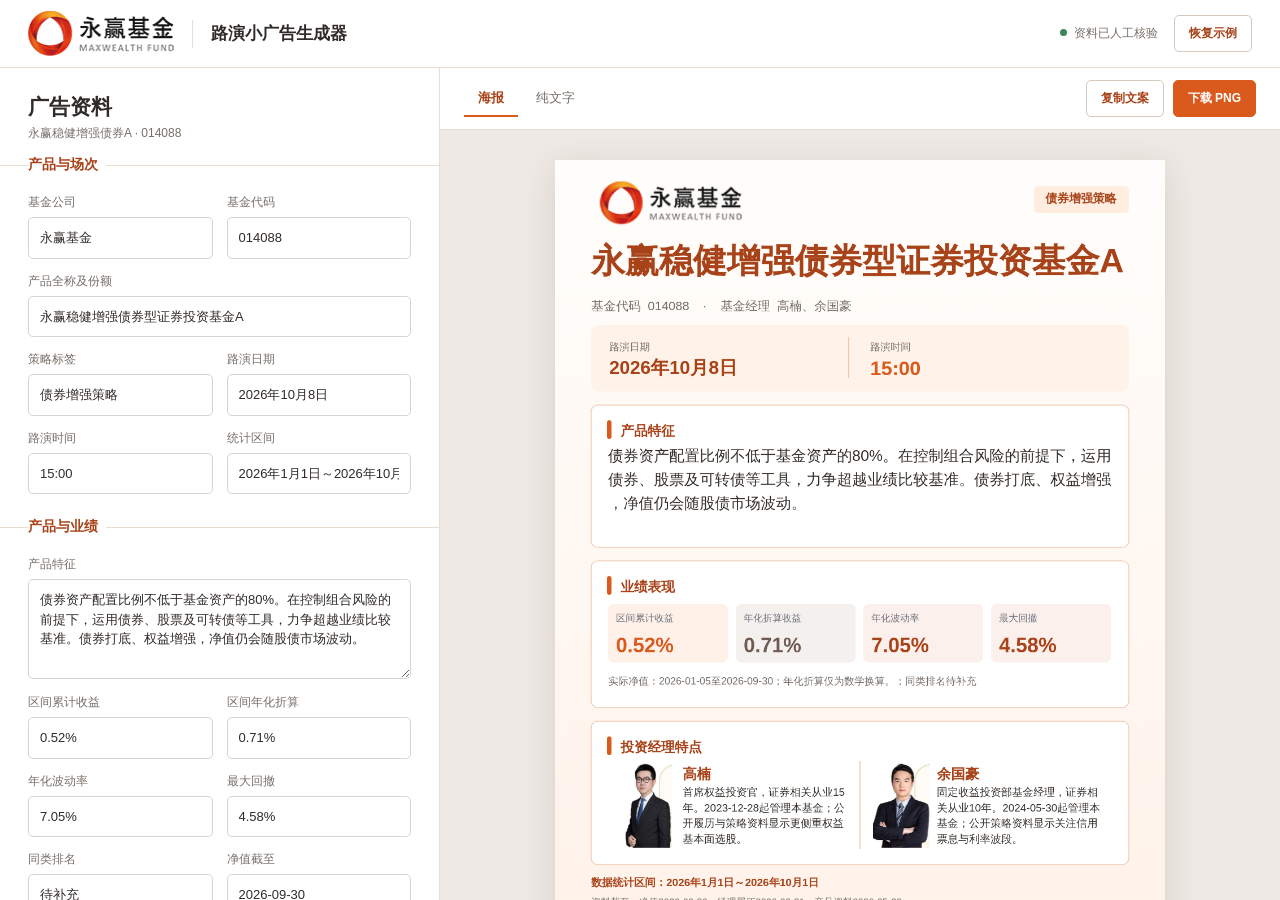
<file: index.html>
<!doctype html>
<html lang="zh-CN">
<head>
  <meta charset="utf-8">
  <meta name="viewport" content="width=device-width, initial-scale=1">
  <meta name="theme-color" content="#fff8f3">
  <title>路演小广告生成器 · 永赢基金示例</title>
  <link rel="icon" type="image/png" href="assets/yongying-logo.png">
  <link rel="stylesheet" href="styles.css">
  <script src="app.js" defer></script>
</head>
<body>
  <header class="topbar">
    <div class="brand">
      <img src="assets/yongying-logo.png" alt="永赢基金" class="brand-logo">
      <span id="brandName" class="brand-name" hidden></span>
      <div class="brand-divider"></div>
      <div class="brand-title">路演小广告生成器</div>
    </div>
    <div class="header-actions">
      <span id="verificationStatus" class="status status-verified">示例数据已核验</span>
      <button id="resetButton" type="button" class="button button-quiet">恢复示例</button>
    </div>
  </header>

  <main class="workspace">
    <section class="editor" aria-label="广告资料">
      <div class="editor-heading">
        <h1>广告资料</h1>
        <p>永赢稳健增强债券A · 014088</p>
      </div>

      <form id="adForm" autocomplete="off">
        <fieldset class="field-group">
          <legend>产品与场次</legend>
          <div class="field-grid">
            <label class="field"><span>基金公司</span><input data-field="company" maxlength="30" required></label>
            <label class="field"><span>基金代码</span><input data-field="code" maxlength="16" required></label>
            <label class="field field-wide"><span>产品全称及份额</span><input data-field="product" maxlength="45" required></label>
            <label class="field"><span>策略标签</span><input data-field="strategy" maxlength="18" required></label>
            <label class="field"><span>路演日期</span><input data-field="date" maxlength="24" required></label>
            <label class="field"><span>路演时间</span><input data-field="time" maxlength="24" required></label>
            <label class="field"><span>统计区间</span><input data-field="period" maxlength="48" required></label>
          </div>
        </fieldset>

        <fieldset class="field-group">
          <legend>产品与业绩</legend>
          <label class="field"><span>产品特征</span><textarea data-field="features" rows="4" maxlength="160" required></textarea></label>
          <div class="field-grid metrics-fields">
            <label class="field"><span>区间累计收益</span><input data-field="cumulative" maxlength="12" required></label>
            <label class="field"><span>区间年化折算</span><input data-field="annualized" maxlength="12" required></label>
            <label class="field"><span>年化波动率</span><input data-field="volatility" maxlength="12" required></label>
            <label class="field"><span>最大回撤</span><input data-field="drawdown" maxlength="12" required></label>
            <label class="field"><span>同类排名</span><input data-field="ranking" maxlength="30"></label>
            <label class="field"><span>净值截至</span><input data-field="navDate" maxlength="20" required></label>
            <label class="field"><span>产品资料截至</span><input data-field="productDate" maxlength="20" required></label>
            <label class="field field-wide"><span>业绩口径说明</span><input data-field="performanceNote" maxlength="95" required></label>
          </div>
        </fieldset>

        <fieldset class="field-group">
          <legend>基金经理</legend>
          <div class="field-grid">
            <label class="field"><span>经理人数</span><select data-field="managerCount"><option value="1">1 人</option><option value="2">2 人</option></select></label>
            <label class="field"><span>经理资料截至</span><input data-field="managerDate" maxlength="20" required></label>
          </div>
          <div id="managerFields" class="manager-fields"></div>
        </fieldset>

        <fieldset class="field-group">
          <legend>核验与素材</legend>
          <div class="field-grid">
            <label class="field field-wide"><span>产品资料链接</span><input data-field="productSource" type="url" placeholder="https://"></label>
            <label class="field field-wide"><span>经理履历链接</span><input data-field="managerSource" type="url" placeholder="https://"></label>
            <label class="field field-wide"><span>净值数据链接</span><input data-field="navSource" type="url" placeholder="https://"></label>
            <label class="field field-wide"><span>Logo 图片</span><input id="logoUpload" type="file" accept="image/png,image/jpeg,image/webp"></label>
          </div>
          <label class="checkline"><input id="verifiedCheck" type="checkbox"><span>产品、经理、同一份额净值及所有数值已人工核验</span></label>
        </fieldset>
      </form>
    </section>

    <section class="result" aria-label="生成结果">
      <div class="result-toolbar">
        <div class="view-tabs" role="tablist" aria-label="查看结果">
          <button id="posterTab" type="button" class="tab active" role="tab" aria-selected="true">海报</button>
          <button id="copyTab" type="button" class="tab" role="tab" aria-selected="false">纯文字</button>
        </div>
        <div class="result-actions">
          <button id="copyButton" type="button" class="button button-quiet">复制文案</button>
          <button id="downloadButton" type="button" class="button button-primary">下载 PNG</button>
        </div>
      </div>
      <div id="posterPanel" class="preview-panel" role="tabpanel">
        <canvas id="posterCanvas" width="1080" height="1440" aria-label="路演小广告海报预览"></canvas>
      </div>
      <div id="copyPanel" class="copy-panel" role="tabpanel" hidden>
        <pre id="copyText"></pre>
      </div>
    </section>
  </main>
  <div id="toast" class="toast" role="status" aria-live="polite"></div>
</body>
</html>
</file>
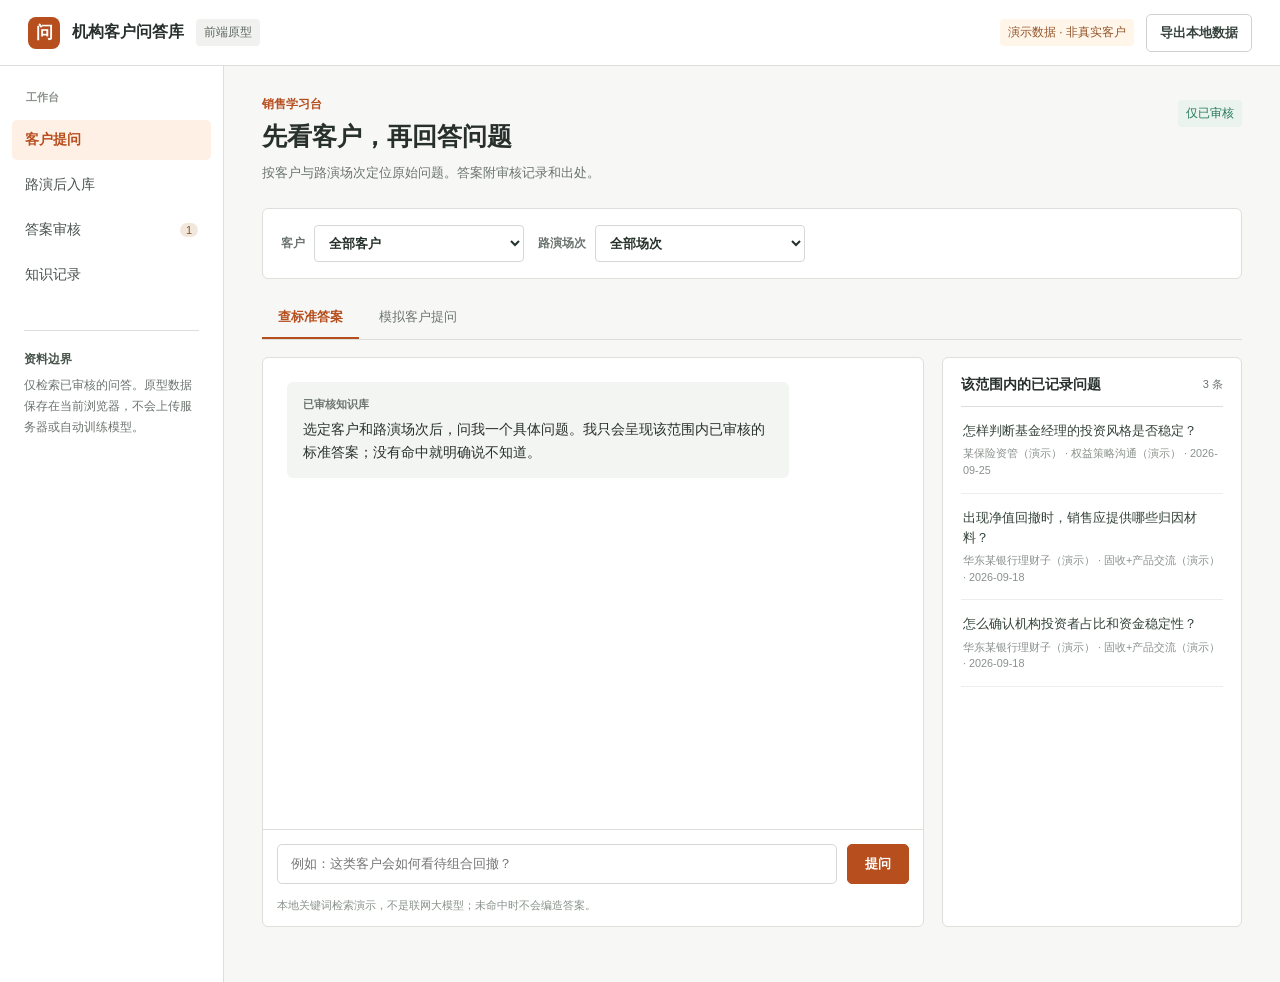
<file: qa/index.html>
<!doctype html>
<html lang="zh-CN">
<head>
  <meta charset="utf-8">
  <meta name="viewport" content="width=device-width, initial-scale=1">
  <meta name="theme-color" content="#f7f7f5">
  <title>机构客户问答库 · 前端原型</title>
  <link rel="stylesheet" href="app.css">
  <script src="app.js" defer></script>
</head>
<body>
  <header class="topbar">
    <div class="brand"><span class="brand-mark">问</span><span>机构客户问答库</span><span class="prototype">前端原型</span></div>
    <div class="top-actions"><span class="demo-label">演示数据 · 非真实客户</span><button class="quiet" id="exportButton" type="button">导出本地数据</button></div>
  </header>
  <div class="shell">
    <nav class="sidebar" aria-label="主导航">
      <div class="nav-heading">工作台</div>
      <button class="nav-item active" data-view="ask" type="button">客户提问</button>
      <button class="nav-item" data-view="capture" type="button">路演后入库</button>
      <button class="nav-item" data-view="review" type="button">答案审核 <span id="pendingCount" class="nav-count">0</span></button>
      <button class="nav-item" data-view="library" type="button">知识记录</button>
      <div class="sidebar-note"><strong>资料边界</strong><p>仅检索已审核的问答。原型数据保存在当前浏览器，不会上传服务器或自动训练模型。</p></div>
    </nav>
    <main class="main">
      <section id="askView" class="view active" aria-labelledby="askTitle">
        <div class="page-heading"><div><p class="eyebrow">销售学习台</p><h1 id="askTitle">先看客户，再回答问题</h1><p class="subtle">按客户与路演场次定位原始问题。答案附审核记录和出处。</p></div><span class="mode-pill">仅已审核</span></div>
        <div class="filter-bar">
          <label>客户<select id="askClient"></select></label>
          <label>路演场次<select id="askMeeting"></select></label>
        </div>
        <div class="mode-tabs" role="tablist" aria-label="学习模式"><button id="lookupMode" class="mode-tab active" type="button" role="tab" aria-selected="true">查标准答案</button><button id="practiceMode" class="mode-tab" type="button" role="tab" aria-selected="false">模拟客户提问</button></div>
        <div id="lookupPanel" class="ask-layout">
          <div class="conversation">
            <div id="chatMessages" class="chat-messages" aria-live="polite"></div>
            <form id="askForm" class="ask-form"><label class="sr-only" for="askInput">输入问题</label><input id="askInput" placeholder="例如：这类客户会如何看待组合回撤？" required maxlength="240"><button class="primary" type="submit">提问</button></form>
            <p class="micro">本地关键词检索演示，不是联网大模型；未命中时不会编造答案。</p>
          </div>
          <aside class="context-panel"><div class="panel-title-row"><h2>该范围内的已记录问题</h2><span id="contextCount">0 条</span></div><div id="contextQuestions" class="context-list"></div></aside>
        </div>
        <div id="practicePanel" class="practice-panel" hidden>
          <div class="practice-head"><div><p class="eyebrow">客户提问</p><h2 id="practiceQuestion">选择客户和场次后开始练习</h2><p id="practiceMeta" class="subtle"></p></div><button id="nextQuestion" class="quiet" type="button">换一道题</button></div>
          <label class="practice-label" for="practiceAnswer">你的回答</label><textarea id="practiceAnswer" rows="6" placeholder="先写出你会如何回应客户，包括需要核实的事实和风险边界。"></textarea>
          <div class="form-actions"><button id="showAnswer" class="primary" type="button">对照标准答案</button></div>
          <div id="practiceFeedback" class="practice-feedback" hidden></div>
          <p class="micro">本地版只做对照，不给自动评分；正式版可由审核过的知识提供练习反馈。</p>
        </div>
      </section>
      <section id="captureView" class="view" aria-labelledby="captureTitle">
        <div class="page-heading"><div><p class="eyebrow">路演结束后</p><h1 id="captureTitle">把现场问答变成可复用的记录</h1><p class="subtle">每条问题绑定客户、场次、答案和证据。新记录先进入审核队列。</p></div><label class="upload-button">导入 JSON<input id="importInput" type="file" accept="application/json,.json" hidden></label></div>
        <div class="section-head"><h2 id="formHeading">新增问答</h2><span class="required-note">* 为必填</span></div>
        <form id="captureForm" class="capture-form">
          <div class="form-grid">
            <label>客户名称 *<input name="client" list="clientOptions" required maxlength="50" placeholder="例如：华东某银行理财子"></label>
            <datalist id="clientOptions"></datalist>
            <label>路演场次 *<input name="meeting" list="meetingOptions" required maxlength="70" placeholder="例如：固收+产品交流会"></label>
            <datalist id="meetingOptions"></datalist>
            <label>路演日期 *<input name="date" type="date" required></label>
            <label>记录人 *<input name="owner" required maxlength="30" placeholder="销售姓名"></label>
            <label class="full">客户原话 / 核心问题 *<textarea name="question" rows="3" required maxlength="500" placeholder="尽量保留客户的实际问法"></textarea></label>
            <label class="full">标准答案 *<textarea name="answer" rows="5" required maxlength="2000" placeholder="回答口径、适用边界和必要的风险说明"></textarea></label>
            <label class="full">依据与出处 *<input name="source" required maxlength="500" placeholder="报告名称、页码或公开链接；内部资料请写文档编号"></label>
            <label class="full">主题标签<input name="tags" maxlength="120" placeholder="例如：回撤,考核周期,固收+"></label>
          </div>
          <div class="form-actions"><button id="cancelEdit" class="quiet" type="button" hidden>取消编辑</button><button class="primary" type="submit">保存为待审核</button></div>
        </form>
        <div class="import-help"><strong>批量导入</strong><span>支持 JSON 数组。字段为 client、meeting、date、owner、question、answer、source、tags；导入后一律待审核。</span><a href="sample-import.json" download>下载示例格式</a></div>
      </section>
      <section id="reviewView" class="view" aria-labelledby="reviewTitle">
        <div class="page-heading"><div><p class="eyebrow">知识把关</p><h1 id="reviewTitle">审核后才进入提问端</h1><p class="subtle">重点核对客户归属、场次、答案口径与来源。修订会重新进入待审核。</p></div></div>
        <div id="reviewList" class="record-list"></div>
      </section>
      <section id="libraryView" class="view" aria-labelledby="libraryTitle">
        <div class="page-heading"><div><p class="eyebrow">可追溯知识</p><h1 id="libraryTitle">问题发生在哪里，答案从哪里来</h1><p class="subtle">可按客户、场次和关键词查找；记录保留审核状态与版本。</p></div></div>
        <div class="library-tools"><label>关键词<input id="librarySearch" placeholder="搜索问题、答案或标签"></label><label>状态<select id="libraryStatus"><option value="all">全部状态</option><option value="approved">已审核</option><option value="draft">待审核</option><option value="rejected">已退回</option></select></label></div>
        <div id="libraryList" class="record-list"></div>
      </section>
    </main>
  </div>
  <div id="toast" class="toast" role="status" aria-live="polite"></div>
</body>
</html>
</file>
<file: styles.css>
:root {
  color-scheme: light;
  --orange: #a84218;
  --orange-strong: #d95a1c;
  --orange-light: #fff1e8;
  --line: #eadcd1;
  --ink: #302b28;
  --muted: #776f69;
  --page: #f7f5f3;
  --white: #fff;
  font-family: "Microsoft YaHei", "PingFang SC", "Noto Sans CJK SC", sans-serif;
}
* { box-sizing: border-box; }
[hidden] { display: none !important; }
html, body { margin: 0; min-height: 100%; }
body { background: var(--page); color: var(--ink); }
button, input, textarea, select { font: inherit; }
button { cursor: pointer; }
.topbar {
  height: 68px; padding: 0 28px; display: flex; align-items: center; justify-content: space-between;
  gap: 20px; background: var(--white); border-bottom: 1px solid var(--line);
}
.brand, .header-actions, .result-toolbar, .result-actions, .view-tabs { display: flex; align-items: center; }
.brand { gap: 18px; min-width: 0; }
.brand-logo { width: 146px; height: auto; flex: none; }
.brand-name { color: var(--orange); font-size: 18px; font-weight: 700; white-space: nowrap; }
.brand-divider { width: 1px; height: 28px; background: var(--line); }
.brand-title { font-size: 17px; font-weight: 700; white-space: nowrap; }
.header-actions { gap: 16px; }
.status { color: var(--muted); font-size: 12px; white-space: nowrap; }
.status::before { content: ""; width: 7px; height: 7px; display: inline-block; margin-right: 7px; border-radius: 50%; background: #ae9b8e; vertical-align: 1px; }
.status-verified::before { background: #39855d; }
.workspace { display: grid; grid-template-columns: minmax(360px, 440px) minmax(0, 1fr); height: calc(100vh - 68px); }
.editor { overflow: auto; background: var(--white); border-right: 1px solid var(--line); }
.editor-heading { padding: 24px 28px 14px; }
.editor-heading h1 { margin: 0; font-size: 21px; line-height: 1.4; }
.editor-heading p { margin: 4px 0 0; color: var(--muted); font-size: 12px; }
.field-group { border: 0; border-top: 1px solid var(--line); padding: 20px 28px 24px; margin: 0; min-width: 0; }
.field-group legend { font-size: 14px; font-weight: 700; color: var(--orange); padding: 0 8px 0 0; }
.field-grid { display: grid; grid-template-columns: repeat(2, minmax(0, 1fr)); gap: 14px; }
.field { display: flex; flex-direction: column; gap: 6px; min-width: 0; color: var(--muted); font-size: 12px; }
.field-wide { grid-column: 1 / -1; }
.field input, .field textarea, .field select {
  width: 100%; min-width: 0; border: 1px solid #d9d4cf; border-radius: 5px; background: var(--white);
  color: var(--ink); padding: 10px 11px; outline: none; font-size: 13px; line-height: 1.5;
}
.field textarea { resize: vertical; min-height: 94px; }
.field input:focus, .field textarea:focus, .field select:focus { border-color: var(--orange-strong); box-shadow: 0 0 0 2px #f9dfd1; }
.field input[type="file"] { padding: 7px; font-size: 11px; }
.metrics-fields { margin-top: 15px; }
.manager-fields { display: grid; gap: 14px; margin-top: 16px; }
.manager-entry { padding: 14px; border: 1px solid var(--line); border-radius: 6px; display: grid; gap: 12px; }
.manager-entry h3 { margin: 0; font-size: 13px; color: var(--orange); }
.checkline { display: flex; align-items: flex-start; gap: 9px; margin-top: 18px; font-size: 12px; line-height: 1.5; color: var(--ink); }
.checkline input { accent-color: var(--orange-strong); margin: 2px 0 0; }
.result { min-width: 0; overflow: auto; display: flex; flex-direction: column; background: #eee9e4; }
.result-toolbar { min-height: 62px; padding: 10px 24px; justify-content: space-between; gap: 12px; background: var(--white); border-bottom: 1px solid var(--line); position: sticky; top: 0; z-index: 2; }
.view-tabs { gap: 4px; }
.tab { border: 0; background: none; padding: 8px 14px; color: var(--muted); border-bottom: 2px solid transparent; font-size: 13px; }
.tab.active { color: var(--orange); border-bottom-color: var(--orange-strong); font-weight: 700; }
.result-actions { gap: 9px; }
.button { border-radius: 5px; border: 1px solid #d7c8bc; padding: 9px 14px; font-size: 12px; font-weight: 700; white-space: nowrap; }
.button-quiet { background: var(--white); color: var(--orange); }
.button-primary { background: var(--orange-strong); color: var(--white); border-color: var(--orange-strong); }
.button:hover { filter: brightness(.96); }
.button:disabled { opacity: .45; cursor: not-allowed; filter: none; }
.preview-panel { padding: 30px; display: flex; justify-content: center; align-items: flex-start; }
.preview-panel canvas { width: min(100%, 610px); height: auto; display: block; background: var(--white); box-shadow: 0 8px 30px #553f3426; }
.copy-panel { padding: 28px; }
.copy-panel pre { white-space: pre-wrap; word-break: break-word; max-width: 800px; margin: 0 auto; padding: 28px; background: var(--white); border: 1px solid var(--line); border-radius: 6px; font: 15px/1.9 "Microsoft YaHei", "PingFang SC", sans-serif; }
.toast { position: fixed; right: 22px; bottom: 22px; background: #332c28; color: var(--white); border-radius: 5px; padding: 10px 15px; font-size: 12px; opacity: 0; transform: translateY(8px); pointer-events: none; transition: opacity .18s, transform .18s; z-index: 5; }
.toast.visible { opacity: 1; transform: translateY(0); }
@media (max-width: 900px) {
  .workspace { display: block; height: auto; }
  .editor { border-right: 0; border-bottom: 1px solid var(--line); overflow: visible; }
  .result { overflow: visible; }
  .topbar { padding: 0 16px; }
  .brand-logo { width: 120px; }
  .brand-name { font-size: 15px; }
  .brand-title { font-size: 14px; }
  .header-actions .status { display: none; }
}
@media (max-width: 560px) {
  .topbar { height: 60px; }
  .brand { gap: 10px; }
  .brand-logo { width: 100px; }
  .brand-name { font-size: 13px; }
  .brand-divider { height: 22px; }
  .brand-title { font-size: 12px; }
  .header-actions { display: none; }
  .editor-heading, .field-group { padding-left: 18px; padding-right: 18px; }
  .result-toolbar { padding: 8px 12px; flex-wrap: wrap; }
  .result-actions { margin-left: auto; }
  .button { padding: 8px 10px; }
  .preview-panel { padding: 12px; }
  .copy-panel { padding: 12px; }
  .copy-panel pre { padding: 18px; font-size: 13px; }
}
</file>
<file: qa/app.css>
:root{font-family:"Microsoft YaHei","PingFang SC",sans-serif;color:#28302d;background:#f7f7f5;--line:#dedfda;--orange:#b64e1e;--orange-soft:#fff0e5;--green:#26785d;--muted:#6b746f}
.mode-tabs{display:flex;gap:4px;border-bottom:1px solid var(--line);margin:0 0 17px}.mode-tab{border:0;border-bottom:2px solid transparent;background:transparent;color:var(--muted);padding:11px 16px;font-size:13px}.mode-tab.active{color:var(--orange);border-color:var(--orange);font-weight:700}.practice-panel{background:#fff;border:1px solid var(--line);border-radius:6px;padding:24px;max-width:900px}.practice-head{display:flex;justify-content:space-between;align-items:flex-start;gap:22px;border-bottom:1px solid var(--line);padding-bottom:20px}.practice-head h2{font-size:18px;line-height:1.55;margin:0}.practice-label{display:block;font-size:12px;font-weight:700;color:#49554c;margin:21px 0 8px}.practice-panel textarea{width:100%;resize:vertical;border:1px solid #d4d9d3;border-radius:4px;padding:12px;font-size:13px;line-height:1.7;outline:none}.practice-panel textarea:focus{border-color:var(--orange);box-shadow:0 0 0 2px #f7ded0}.practice-feedback{margin-top:22px;border-top:1px solid var(--line);padding-top:20px;line-height:1.8;font-size:13px}.practice-feedback h3{font-size:14px;color:var(--green);margin:0 0 7px}.practice-feedback p{white-space:pre-wrap;margin:0 0 10px}.practice-feedback .reference{font-size:11px}.practice-panel .micro{margin:13px 0 0}.record details{border-top:1px solid var(--line);margin-top:13px;padding-top:10px;color:var(--muted);font-size:11px}.record summary{cursor:pointer}.record details p{white-space:pre-wrap;line-height:1.6}
*{box-sizing:border-box}html,body{margin:0;min-height:100%}button,input,select,textarea{font:inherit}button{cursor:pointer}button:disabled{cursor:not-allowed;opacity:.5}[hidden]{display:none!important}
.topbar{height:66px;background:#fff;border-bottom:1px solid var(--line);display:flex;align-items:center;justify-content:space-between;padding:0 28px;gap:20px}.brand,.top-actions{display:flex;align-items:center;gap:12px}.brand{font-weight:700;white-space:nowrap}.brand-mark{display:grid;place-items:center;width:32px;height:32px;border-radius:8px;background:var(--orange);color:#fff;font-size:17px}.prototype,.demo-label,.mode-pill{font-size:12px;font-weight:500;border-radius:4px;padding:5px 8px;background:#f1f2ef;color:#5d6860}.demo-label{background:#fff5e9;color:#93552b}.quiet,.upload-button{background:#fff;color:#37433d;border:1px solid #cfd3cd;border-radius:5px;padding:9px 13px;font-size:13px;font-weight:600;text-decoration:none;white-space:nowrap}.quiet:hover,.upload-button:hover{border-color:#9caaa0;background:#fafbf9}.primary{border:1px solid var(--orange);border-radius:5px;background:var(--orange);color:#fff;padding:10px 17px;font-size:13px;font-weight:700;white-space:nowrap}.primary:hover{background:#9e4018}
.shell{display:grid;grid-template-columns:224px minmax(0,1fr);min-height:calc(100vh - 66px)}.sidebar{background:#fff;border-right:1px solid var(--line);padding:24px 12px;display:flex;flex-direction:column;gap:5px}.nav-heading{padding:0 14px 10px;font-size:11px;font-weight:700;color:#8a928b}.nav-item{width:100%;display:flex;align-items:center;gap:12px;text-align:left;background:transparent;border:0;border-radius:5px;padding:11px 13px;color:#49534e;font-size:14px}.nav-item:hover{background:#f5f5f1}.nav-item.active{color:var(--orange);background:var(--orange-soft);font-weight:700}.nav-symbol{display:grid;place-items:center;width:18px;height:18px;font-size:18px;line-height:1}.nav-count{margin-left:auto;background:#f2e7dc;border-radius:8px;padding:1px 6px;font-size:11px;color:#88532e}.sidebar-note{margin:30px 12px 0;padding-top:18px;border-top:1px solid var(--line);font-size:12px;line-height:1.75;color:var(--muted)}.sidebar-note strong{font-size:12px;color:#47534b}.sidebar-note p{margin:5px 0}
.main{min-width:0;padding:30px 38px 55px}.view{display:none;max-width:1400px;margin:0 auto}.view.active{display:block}.page-heading{display:flex;justify-content:space-between;gap:20px;align-items:flex-start;margin-bottom:24px}.eyebrow{margin:0 0 7px;color:var(--orange);font-size:12px;font-weight:700}.page-heading h1{font-size:25px;line-height:1.35;margin:0;font-weight:700}.subtle{font-size:13px;line-height:1.7;color:var(--muted);margin:8px 0 0}.mode-pill{background:#eaf3ee;color:var(--green);white-space:nowrap;margin-top:4px}
.filter-bar,.library-tools{display:flex;gap:14px;padding:16px 18px;background:#fff;border:1px solid var(--line);border-radius:6px;margin-bottom:18px}.filter-bar label,.library-tools label{display:flex;align-items:center;gap:9px;color:var(--muted);font-size:12px;font-weight:600}.filter-bar select,.library-tools select,.library-tools input{min-width:210px;max-width:360px;border:1px solid #d4d9d3;background:#fff;border-radius:4px;padding:9px 10px;color:#26312a;font-size:13px;outline:none}.filter-bar select:focus,.library-tools input:focus,.library-tools select:focus,.capture-form input:focus,.capture-form textarea:focus,.ask-form input:focus{border-color:var(--orange);box-shadow:0 0 0 2px #f7ded0}
.ask-layout{display:grid;grid-template-columns:minmax(0,1fr) 300px;gap:18px;min-height:570px}.conversation,.context-panel{background:#fff;border:1px solid var(--line);border-radius:6px}.conversation{display:flex;flex-direction:column;min-height:570px}.chat-messages{flex:1;padding:24px;overflow:auto;max-height:calc(100vh - 280px);min-height:380px;display:flex;flex-direction:column;gap:16px}.message{max-width:82%;font-size:14px;line-height:1.7;padding:13px 16px;border-radius:6px;white-space:pre-wrap;word-break:break-word}.message.user{align-self:flex-end;background:var(--orange-soft);color:#4c3328}.message.answer{align-self:flex-start;background:#f3f5f2}.message .message-label{display:block;font-size:11px;color:var(--muted);font-weight:700;margin-bottom:4px}.reference{border-top:1px solid #d9ddd7;padding-top:9px;margin-top:10px;font-size:11px;color:#5e6d63}.reference a{color:var(--orange);word-break:break-all}.ask-form{border-top:1px solid var(--line);display:flex;gap:10px;padding:14px}.ask-form input{flex:1;min-width:0;border:1px solid #d4d9d3;border-radius:5px;padding:11px 13px;outline:none;font-size:13px}.micro{font-size:11px;color:#88928a;margin:0 14px 13px}.context-panel{padding:18px}.panel-title-row,.section-head{display:flex;justify-content:space-between;align-items:center;gap:12px}.panel-title-row{border-bottom:1px solid var(--line);padding-bottom:12px}.panel-title-row h2,.section-head h2{font-size:14px;margin:0}.panel-title-row span,.required-note{font-size:11px;color:var(--muted)}.context-list{display:flex;flex-direction:column}.context-question{border:0;border-bottom:1px solid #eceee9;background:none;text-align:left;padding:14px 2px;color:#34433a;font-size:13px;line-height:1.55}.context-question:hover{color:var(--orange)}.context-question small{display:block;color:#89918c;margin-top:4px}.empty{padding:28px;color:#7b857e;font-size:13px;line-height:1.7}
.section-head{margin:8px 0 13px}.capture-form{background:#fff;border:1px solid var(--line);border-radius:6px;padding:24px}.form-grid{display:grid;grid-template-columns:repeat(2,minmax(0,1fr));gap:17px 20px}.form-grid label{display:flex;flex-direction:column;gap:7px;color:#49554c;font-size:12px;font-weight:700;min-width:0}.form-grid .full{grid-column:1/-1}.capture-form input,.capture-form textarea{width:100%;border:1px solid #d4d9d3;border-radius:4px;background:#fff;padding:10px 11px;color:#26312a;font-size:13px;line-height:1.55;outline:none}.capture-form textarea{resize:vertical;min-height:76px}.form-actions{display:flex;justify-content:flex-end;gap:9px;margin-top:22px}.import-help{display:flex;align-items:center;gap:10px;margin-top:16px;color:#667168;font-size:12px;line-height:1.6}.import-help strong{color:#3e4c42;white-space:nowrap}.import-help a{color:var(--orange);white-space:nowrap}
.record-list{display:flex;flex-direction:column;gap:12px}.record{background:#fff;border:1px solid var(--line);border-radius:6px;padding:18px 20px}.record-top,.record-meta,.record-actions{display:flex;align-items:center;gap:9px;flex-wrap:wrap}.record-top{justify-content:space-between}.record-client{font-size:14px;font-weight:700}.record-meta{font-size:11px;color:#7c877e;margin-top:7px}.record h3{font-size:15px;line-height:1.5;margin:14px 0 8px}.record-answer{color:#46534a;font-size:13px;line-height:1.75;white-space:pre-wrap;margin:0}.record-source{font-size:11px;color:#78827a;margin-top:12px;word-break:break-all}.record-source a{color:var(--orange)}.record-actions{margin-top:16px}.record-actions button{background:#fff;border:1px solid #cfd6cf;border-radius:4px;padding:7px 10px;font-size:11px;font-weight:700;color:#425149}.record-actions button:hover{border-color:var(--orange);color:var(--orange)}.record-actions .approve{border-color:#bad8c7;color:var(--green);background:#f2f8f4}.status{font-size:11px;border-radius:3px;padding:4px 7px;font-weight:700;background:#f3f4f1;color:#667169}.status.approved{background:#e8f4eb;color:var(--green)}.status.draft{background:#fff0e5;color:#9b521e}.status.rejected{background:#f8efed;color:#a64c42}.tag{font-size:11px;color:#726d63;background:#f3f1ed;border-radius:3px;padding:3px 6px}.library-tools{margin-bottom:16px}.toast{position:fixed;right:24px;bottom:24px;background:#26352c;color:#fff;border-radius:5px;padding:11px 15px;opacity:0;transform:translateY(6px);transition:.2s;pointer-events:none;font-size:12px;z-index:10}.toast.visible{opacity:1;transform:none}.sr-only{position:absolute;width:1px;height:1px;padding:0;margin:-1px;overflow:hidden;clip:rect(0,0,0,0);white-space:nowrap;border:0}
@media(max-width:1050px){.ask-layout{grid-template-columns:1fr}.context-panel{order:-1}.context-list{display:grid;grid-template-columns:repeat(2,minmax(0,1fr));gap:0 18px}.main{padding:26px}}
@media(max-width:720px){.topbar{padding:0 14px;height:58px}.brand{font-size:13px}.brand-mark{width:27px;height:27px}.prototype,.demo-label{display:none}.top-actions .quiet{padding:7px 9px;font-size:11px}.shell{display:block}.sidebar{position:sticky;top:0;z-index:5;display:flex;flex-direction:row;padding:7px 10px;overflow:auto;border-right:0;border-bottom:1px solid var(--line);gap:2px}.nav-heading,.sidebar-note,.nav-symbol,.nav-count{display:none}.nav-item{flex:none;width:auto;padding:9px 10px;font-size:12px;white-space:nowrap}.main{padding:20px 14px 40px}.page-heading h1{font-size:20px}.page-heading{margin-bottom:16px}.filter-bar,.library-tools{display:grid;grid-template-columns:1fr;gap:11px}.filter-bar label,.library-tools label{display:grid;grid-template-columns:65px 1fr}.filter-bar select,.library-tools select,.library-tools input{min-width:0;max-width:none;width:100%}.form-grid{grid-template-columns:1fr}.context-list{grid-template-columns:1fr}.chat-messages{max-height:500px;min-height:330px;padding:16px}.message{max-width:94%}.capture-form{padding:18px}.import-help{align-items:flex-start;flex-wrap:wrap}.mode-pill{display:none}}
</file>
